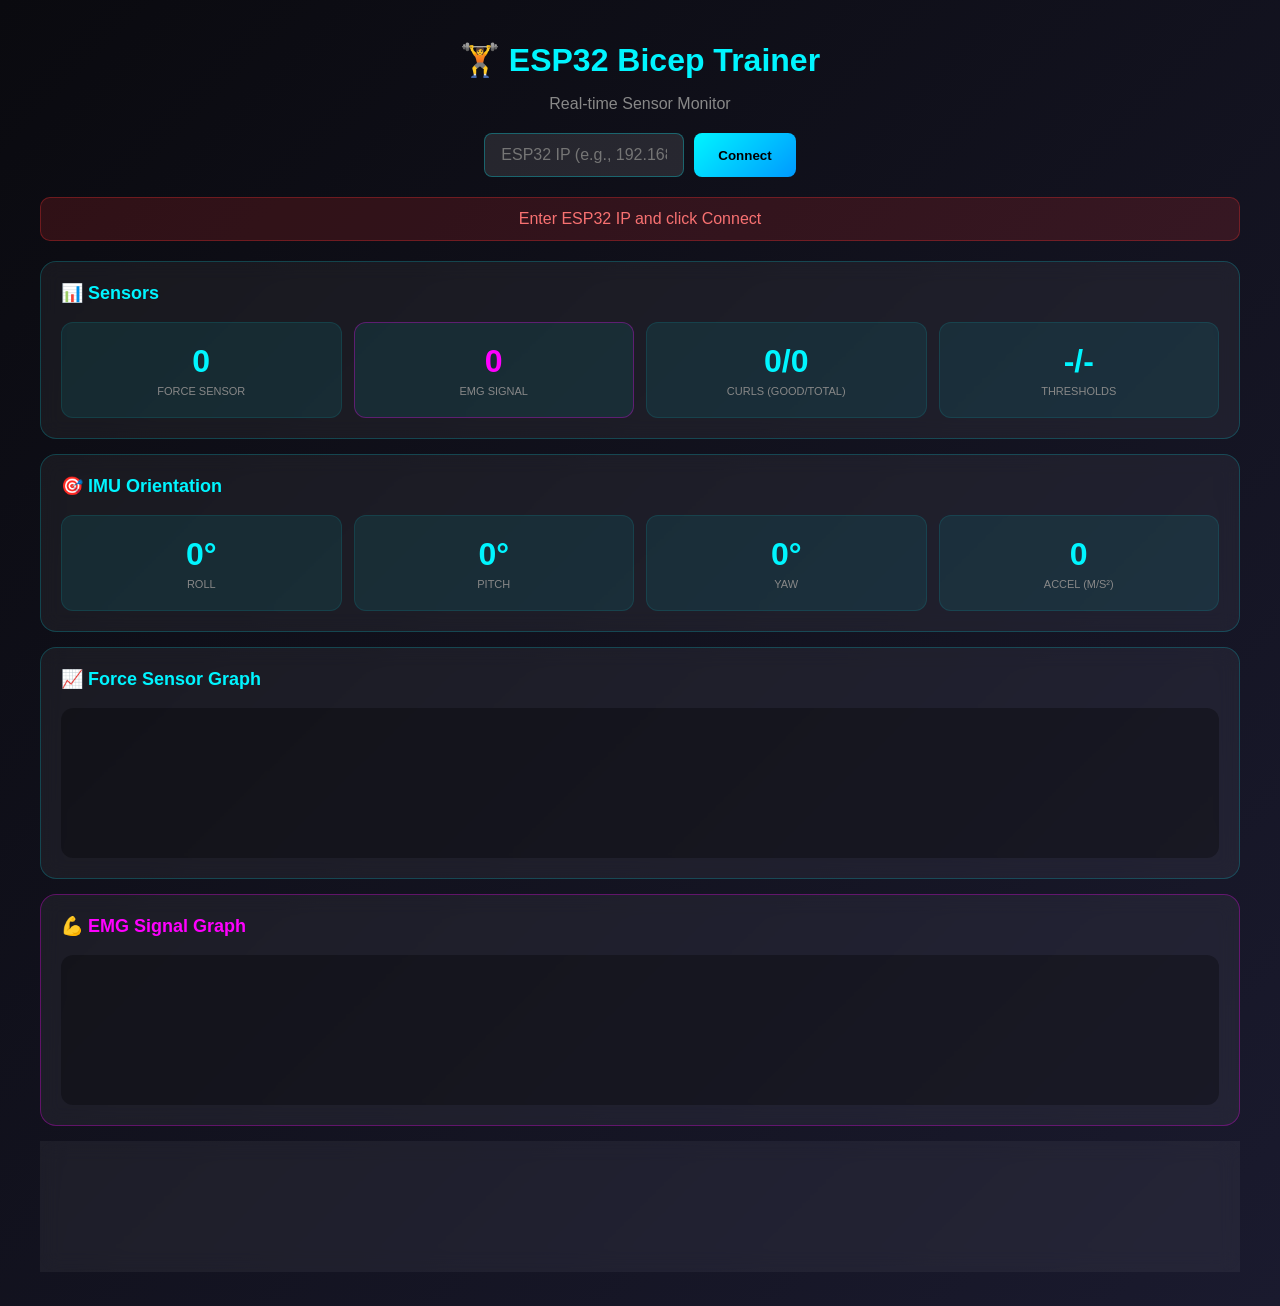
<file: esp32_firmware/bicep_curl_counter/monitor.html>
<!DOCTYPE HTML>
<html>

<head>
    <title>ESP32 Bicep Trainer Monitor</title>
    <meta name="viewport" content="width=device-width, initial-scale=1">
    <style>
        * {
            box-sizing: border-box;
        }

        body {
            font-family: 'Segoe UI', sans-serif;
            background: linear-gradient(135deg, #0a0a0f, #1a1a2e);
            color: #fff;
            padding: 20px;
            margin: 0;
            min-height: 100vh;
        }

        h1 {
            color: #00f5ff;
            text-align: center;
            margin-bottom: 10px;
        }

        .subtitle {
            text-align: center;
            color: #888;
            margin-bottom: 20px;
        }

        .container {
            max-width: 1200px;
            margin: 0 auto;
        }

        .card {
            background: rgba(255, 255, 255, 0.05);
            border: 1px solid rgba(0, 245, 255, 0.2);
            border-radius: 16px;
            padding: 20px;
            margin: 15px 0;
            backdrop-filter: blur(10px);
        }

        .card h3 {
            color: #00f5ff;
            margin-top: 0;
            font-size: 18px;
        }

        .grid {
            display: grid;
            grid-template-columns: repeat(auto-fit, minmax(140px, 1fr));
            gap: 12px;
        }

        .stat {
            background: rgba(0, 245, 255, 0.08);
            padding: 20px 15px;
            border-radius: 12px;
            text-align: center;
            border: 1px solid rgba(0, 245, 255, 0.1);
            transition: all 0.3s ease;
        }

        .stat:hover {
            background: rgba(0, 245, 255, 0.15);
            transform: translateY(-2px);
        }

        .stat-value {
            font-size: 32px;
            font-weight: bold;
            color: #00f5ff;
        }

        .stat-label {
            font-size: 11px;
            color: #888;
            text-transform: uppercase;
            margin-top: 5px;
        }

        canvas {
            width: 100%;
            height: 150px;
            background: rgba(0, 0, 0, 0.3);
            border-radius: 12px;
            display: block;
        }

        .warning {
            background: rgba(255, 100, 100, 0.15);
            border-color: rgba(255, 100, 100, 0.5);
        }

        .good {
            background: rgba(100, 255, 100, 0.15);
            border-color: rgba(100, 255, 100, 0.5);
        }

        #status {
            padding: 12px 20px;
            text-align: center;
            border-radius: 10px;
            margin-bottom: 20px;
            font-weight: 500;
        }

        .connected {
            background: rgba(0, 255, 100, 0.15);
            color: #4ade80;
            border: 1px solid rgba(0, 255, 100, 0.3);
        }

        .disconnected {
            background: rgba(255, 50, 50, 0.15);
            color: #f87171;
            border: 1px solid rgba(255, 50, 50, 0.3);
        }

        .ip-input {
            display: flex;
            gap: 10px;
            margin-bottom: 20px;
            flex-wrap: wrap;
            justify-content: center;
        }

        input[type="text"] {
            background: rgba(255, 255, 255, 0.1);
            border: 1px solid rgba(0, 245, 255, 0.3);
            border-radius: 8px;
            padding: 12px 16px;
            color: #fff;
            font-size: 16px;
            width: 200px;
        }

        button {
            background: linear-gradient(135deg, #00f5ff, #0099ff);
            border: none;
            border-radius: 8px;
            padding: 12px 24px;
            color: #000;
            font-weight: bold;
            cursor: pointer;
            transition: all 0.3s;
        }

        button:hover {
            transform: scale(1.05);
            box-shadow: 0 0 20px rgba(0, 245, 255, 0.5);
        }

        .emg {
            color: #ff00ff !important;
        }

        .emg-border {
            border-color: rgba(255, 0, 255, 0.3) !important;
        }
    </style>
</head>

<body>
    <div class="container">
        <h1>🏋️ ESP32 Bicep Trainer</h1>
        <p class="subtitle">Real-time Sensor Monitor</p>

        <div class="ip-input">
            <input type="text" id="espIP" placeholder="ESP32 IP (e.g., 192.168.1.100)" value="">
            <button onclick="connectToESP()">Connect</button>
        </div>

        <div id="status" class="disconnected">Enter ESP32 IP and click Connect</div>

        <div class="card">
            <h3>📊 Sensors</h3>
            <div class="grid">
                <div class="stat">
                    <div class="stat-value" id="force">0</div>
                    <div class="stat-label">Force Sensor</div>
                </div>
                <div class="stat emg-border">
                    <div class="stat-value emg" id="emg">0</div>
                    <div class="stat-label">EMG Signal</div>
                </div>
                <div class="stat">
                    <div class="stat-value" id="curls">0/0</div>
                    <div class="stat-label">Curls (Good/Total)</div>
                </div>
                <div class="stat">
                    <div class="stat-value" id="thresh">-/-</div>
                    <div class="stat-label">Thresholds</div>
                </div>
            </div>
        </div>

        <div class="card">
            <h3>🎯 IMU Orientation</h3>
            <div class="grid">
                <div class="stat">
                    <div class="stat-value" id="roll">0°</div>
                    <div class="stat-label">Roll</div>
                </div>
                <div class="stat">
                    <div class="stat-value" id="pitch">0°</div>
                    <div class="stat-label">Pitch</div>
                </div>
                <div class="stat">
                    <div class="stat-value" id="yaw">0°</div>
                    <div class="stat-label">Yaw</div>
                </div>
                <div class="stat">
                    <div class="stat-value" id="accel">0</div>
                    <div class="stat-label">Accel (m/s²)</div>
                </div>
            </div>
        </div>

        <div class="card">
            <h3>📈 Force Sensor Graph</h3>
            <canvas id="forceChart"></canvas>
        </div>

        <div class="card emg-border">
            <h3 class="emg">💪 EMG Signal Graph</h3>
            <canvas id="emgChart"></canvas>
        </div>

        <div class="card" id="warnCard">
            <h3>⚠️ Form Feedback</h3>
            <div id="warn" style="font-size: 24px; text-align: center; padding: 10px;">OK</div>
        </div>
    </div>

    <script>
        let forceData = new Array(300).fill(0);
        let emgData = new Array(300).fill(0);
        let ws = null;

        const forceCanvas = document.getElementById('forceChart');
        const emgCanvas = document.getElementById('emgChart');
        const forceCtx = forceCanvas.getContext('2d');
        const emgCtx = emgCanvas.getContext('2d');

        function resizeCanvases() {
            forceCanvas.width = forceCanvas.offsetWidth;
            forceCanvas.height = 150;
            emgCanvas.width = emgCanvas.offsetWidth;
            emgCanvas.height = 150;
        }
        resizeCanvases();
        window.addEventListener('resize', resizeCanvases);

        function drawGraph(ctx, data, color, maxVal = 4095) {
            ctx.clearRect(0, 0, ctx.canvas.width, ctx.canvas.height);

            // Draw grid
            ctx.strokeStyle = 'rgba(255,255,255,0.1)';
            ctx.lineWidth = 1;
            for (let i = 0; i < 5; i++) {
                const y = (ctx.canvas.height / 4) * i;
                ctx.beginPath();
                ctx.moveTo(0, y);
                ctx.lineTo(ctx.canvas.width, y);
                ctx.stroke();
            }

            // Draw line
            ctx.strokeStyle = color;
            ctx.lineWidth = 2;
            ctx.beginPath();

            const step = ctx.canvas.width / data.length;
            data.forEach((val, i) => {
                const x = i * step;
                const y = ctx.canvas.height - (val / maxVal * ctx.canvas.height * 0.9) - 5;
                if (i === 0) ctx.moveTo(x, y);
                else ctx.lineTo(x, y);
            });
            ctx.stroke();

            // Draw current value
            const lastVal = data[data.length - 1];
            ctx.fillStyle = color;
            ctx.font = 'bold 14px sans-serif';
            ctx.fillText(lastVal.toFixed(0), 10, 20);
        }

        function connectToESP() {
            const ip = document.getElementById('espIP').value.trim();
            if (!ip) {
                alert('Please enter ESP32 IP address');
                return;
            }

            if (ws) {
                ws.close();
            }

            document.getElementById('status').className = 'disconnected';
            document.getElementById('status').textContent = 'Connecting to ' + ip + '...';

            ws = new WebSocket('ws://' + ip + ':81');

            ws.onopen = () => {
                document.getElementById('status').className = 'connected';
                document.getElementById('status').textContent = '✅ Connected to ESP32 at ' + ip;
                localStorage.setItem('esp32_ip', ip);
            };

            ws.onclose = () => {
                document.getElementById('status').className = 'disconnected';
                document.getElementById('status').textContent = '❌ Disconnected - Click Connect to retry';
            };

            ws.onerror = (err) => {
                document.getElementById('status').className = 'disconnected';
                document.getElementById('status').textContent = '❌ Connection failed - Check IP address';
            };

            ws.onmessage = (event) => {
                try {
                    const d = JSON.parse(event.data);

                    // Update sensor values
                    document.getElementById('force').textContent = d.f || 0;
                    document.getElementById('emg').textContent = d.e || 0;
                    document.getElementById('curls').textContent = (d.gc || 0) + '/' + (d.tc || 0);
                    document.getElementById('thresh').textContent = (d.th || '-') + '/' + (d.tl || '-');

                    // Update IMU values
                    document.getElementById('roll').textContent = (d.r || 0).toFixed(1) + '°';
                    document.getElementById('pitch').textContent = (d.p || 0).toFixed(1) + '°';
                    document.getElementById('yaw').textContent = (d.y || 0).toFixed(1) + '°';
                    document.getElementById('accel').textContent = (d.a || 0).toFixed(1);

                    // Update warning
                    const warning = d.w || '';
                    document.getElementById('warn').textContent = warning || 'Good Form! ✓';
                    document.getElementById('warnCard').className =
                        warning && warning !== '' ? 'card warning' : 'card good';

                    // Update graphs
                    forceData.push(d.f || 0);
                    forceData.shift();
                    emgData.push(d.e || 0);
                    emgData.shift();

                    drawGraph(forceCtx, forceData, '#00f5ff');
                    drawGraph(emgCtx, emgData, '#ff00ff');

                } catch (e) {
                    console.log('Parse error:', e);
                }
            };
        }

        // Auto-load saved IP
        const savedIP = localStorage.getItem('esp32_ip');
        if (savedIP) {
            document.getElementById('espIP').value = savedIP;
        }
    </script>
</body>

</html>
</file>
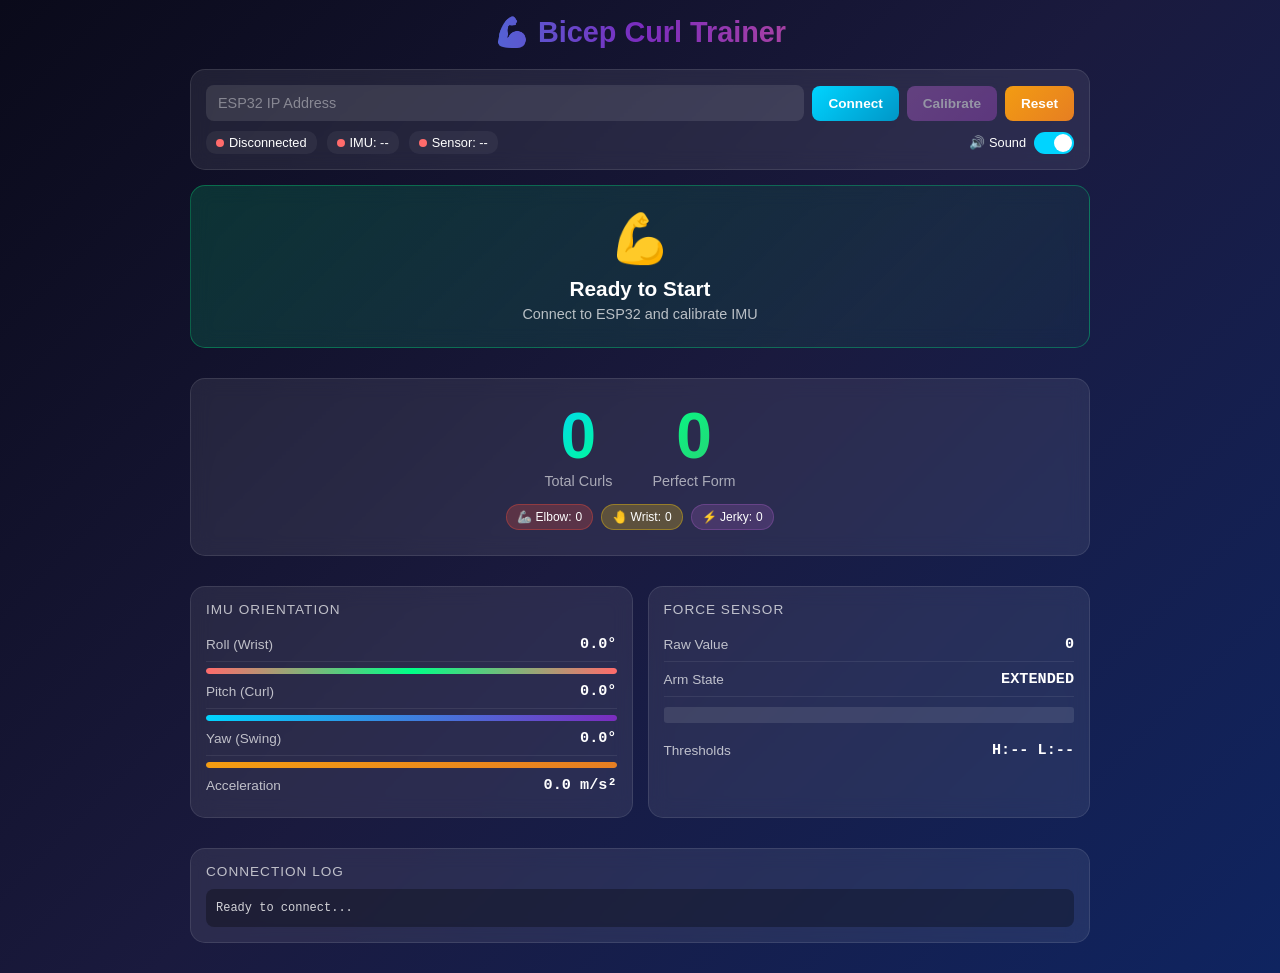
<file: esp32_firmware/test_client/websocket_test.html>
<!DOCTYPE html>
<html lang="en">

<head>
    <meta charset="UTF-8">
    <meta name="viewport" content="width=device-width, initial-scale=1.0">
    <title>ESP32 Bicep Curl Trainer - Form Detection</title>
    <style>
        * {
            margin: 0;
            padding: 0;
            box-sizing: border-box;
        }

        body {
            font-family: 'Segoe UI', Tahoma, Geneva, Verdana, sans-serif;
            background: linear-gradient(135deg, #0a0a1a 0%, #1a1a3e 50%, #0f2460 100%);
            min-height: 100vh;
            color: #fff;
            padding: 15px;
        }

        .container {
            max-width: 900px;
            margin: 0 auto;
        }

        h1 {
            text-align: center;
            margin-bottom: 20px;
            font-size: 1.8rem;
            background: linear-gradient(90deg, #00d4ff, #7b2cbf, #ff6b6b);
            -webkit-background-clip: text;
            -webkit-text-fill-color: transparent;
            background-clip: text;
            color: transparent;
        }

        .panel {
            background: rgba(255, 255, 255, 0.08);
            backdrop-filter: blur(10px);
            border-radius: 15px;
            padding: 15px;
            margin-bottom: 15px;
            border: 1px solid rgba(255, 255, 255, 0.1);
        }

        .panel-title {
            font-size: 0.85rem;
            opacity: 0.7;
            margin-bottom: 10px;
            text-transform: uppercase;
            letter-spacing: 1px;
        }

        .connection-row {
            display: flex;
            gap: 8px;
            align-items: center;
            flex-wrap: wrap;
        }

        input,
        select {
            padding: 10px 12px;
            border: none;
            border-radius: 8px;
            background: rgba(255, 255, 255, 0.1);
            color: #fff;
            font-size: 0.9rem;
        }

        input {
            flex: 1;
            min-width: 140px;
        }

        input::placeholder {
            color: rgba(255, 255, 255, 0.4);
        }

        .btn {
            padding: 10px 16px;
            border: none;
            border-radius: 8px;
            font-size: 0.85rem;
            cursor: pointer;
            transition: all 0.2s ease;
            font-weight: 600;
            white-space: nowrap;
        }

        .btn-connect {
            background: linear-gradient(135deg, #00d4ff, #0096c7);
            color: #fff;
        }

        .btn-disconnect {
            background: linear-gradient(135deg, #ff6b6b, #ee5253);
            color: #fff;
        }

        .btn-calibrate {
            background: linear-gradient(135deg, #9b59b6, #8e44ad);
            color: #fff;
        }

        .btn-reset {
            background: linear-gradient(135deg, #f39c12, #e67e22);
            color: #fff;
        }

        .btn:hover {
            transform: translateY(-2px);
            box-shadow: 0 5px 15px rgba(0, 0, 0, 0.3);
        }

        .btn:disabled {
            opacity: 0.5;
            cursor: not-allowed;
            transform: none;
        }

        .status-bar {
            display: flex;
            align-items: center;
            gap: 10px;
            margin-top: 10px;
            flex-wrap: wrap;
        }

        .status-item {
            display: flex;
            align-items: center;
            gap: 5px;
            font-size: 0.8rem;
            padding: 4px 10px;
            border-radius: 10px;
            background: rgba(255, 255, 255, 0.05);
        }

        .status-dot {
            width: 8px;
            height: 8px;
            border-radius: 50%;
            background: #ff6b6b;
        }

        .status-dot.ok {
            background: #00ff88;
        }

        /* Main Grid */
        .main-grid {
            display: grid;
            grid-template-columns: 1fr 1fr;
            gap: 15px;
        }

        .full-width {
            grid-column: span 2;
        }

        @media (max-width: 700px) {
            .main-grid {
                grid-template-columns: 1fr;
            }

            .full-width {
                grid-column: span 1;
            }
        }

        /* Form Feedback - Big Alert */
        .form-feedback {
            text-align: center;
            padding: 25px;
            transition: all 0.3s ease;
        }

        .form-feedback.good {
            background: linear-gradient(135deg, rgba(0, 255, 136, 0.15), rgba(46, 204, 113, 0.05));
            border-color: rgba(0, 255, 136, 0.3);
        }

        .form-feedback.bad {
            background: linear-gradient(135deg, rgba(255, 107, 107, 0.25), rgba(231, 76, 60, 0.15));
            border-color: rgba(255, 107, 107, 0.5);
            animation: shake 0.4s ease;
        }

        @keyframes shake {

            0%,
            100% {
                transform: translateX(0);
            }

            25% {
                transform: translateX(-5px);
            }

            75% {
                transform: translateX(5px);
            }
        }

        .form-icon {
            font-size: 3rem;
            margin-bottom: 10px;
        }

        .form-message {
            font-size: 1.3rem;
            font-weight: 600;
        }

        .form-detail {
            font-size: 0.9rem;
            opacity: 0.7;
            margin-top: 5px;
        }

        /* Curl Stats */
        .curl-display {
            text-align: center;
            padding: 25px;
        }

        .curl-stats {
            display: flex;
            justify-content: center;
            gap: 40px;
            flex-wrap: wrap;
        }

        .curl-stat {
            text-align: center;
        }

        .curl-count {
            font-size: 4rem;
            font-weight: 700;
            line-height: 1;
        }

        .curl-count.total {
            background: linear-gradient(135deg, #00d4ff, #00ff88);
            -webkit-background-clip: text;
            -webkit-text-fill-color: transparent;
            background-clip: text;
            color: transparent;
        }

        .curl-count.good {
            background: linear-gradient(135deg, #00ff88, #2ecc71);
            -webkit-background-clip: text;
            -webkit-text-fill-color: transparent;
            background-clip: text;
            color: transparent;
        }

        .curl-label {
            font-size: 0.9rem;
            opacity: 0.6;
            margin-top: 5px;
        }

        /* Error Badges */
        .error-counts {
            display: flex;
            justify-content: center;
            gap: 8px;
            flex-wrap: wrap;
            margin-top: 15px;
        }

        .error-badge {
            padding: 5px 10px;
            border-radius: 15px;
            font-size: 0.75rem;
            display: flex;
            align-items: center;
            gap: 4px;
        }

        .error-badge.elbow {
            background: rgba(231, 76, 60, 0.25);
            border: 1px solid rgba(231, 76, 60, 0.4);
        }

        .error-badge.wrist {
            background: rgba(241, 196, 15, 0.25);
            border: 1px solid rgba(241, 196, 15, 0.4);
        }

        .error-badge.jerky {
            background: rgba(155, 89, 182, 0.25);
            border: 1px solid rgba(155, 89, 182, 0.4);
        }

        /* Data Rows */
        .data-row {
            display: flex;
            justify-content: space-between;
            align-items: center;
            padding: 8px 0;
            border-bottom: 1px solid rgba(255, 255, 255, 0.08);
        }

        .data-row:last-child {
            border-bottom: none;
        }

        .data-label {
            opacity: 0.7;
            font-size: 0.85rem;
        }

        .data-value {
            font-weight: 600;
            font-family: 'Courier New', monospace;
            font-size: 0.95rem;
        }

        /* Bars */
        .bar-container {
            margin-top: 6px;
        }

        .bar {
            width: 100%;
            height: 6px;
            background: rgba(255, 255, 255, 0.1);
            border-radius: 3px;
            overflow: hidden;
        }

        .bar-fill {
            height: 100%;
            border-radius: 3px;
            transition: width 0.1s ease;
        }

        .bar-fill.roll {
            background: linear-gradient(90deg, #ff6b6b, #00ff88, #ff6b6b);
        }

        .bar-fill.pitch {
            background: linear-gradient(90deg, #00d4ff, #7b2cbf);
        }

        .bar-fill.yaw {
            background: linear-gradient(90deg, #f39c12, #e67e22);
        }

        .bar-fill.force {
            background: linear-gradient(90deg, #00d4ff, #00ff88);
            height: 12px;
        }

        /* Log Panel */
        .log-panel {
            background: rgba(0, 0, 0, 0.3);
            border-radius: 8px;
            padding: 10px;
            max-height: 120px;
            overflow-y: auto;
            font-family: 'Courier New', monospace;
            font-size: 0.75rem;
        }

        .log-entry {
            padding: 2px 0;
            opacity: 0.8;
        }

        .log-entry.error {
            color: #ff6b6b;
        }

        .log-entry.success {
            color: #00ff88;
        }

        .log-entry.warn {
            color: #f39c12;
        }

        /* Sound Toggle */
        .toggle-container {
            display: flex;
            align-items: center;
            gap: 8px;
            font-size: 0.8rem;
        }

        .toggle {
            width: 40px;
            height: 22px;
            background: rgba(255, 255, 255, 0.2);
            border-radius: 11px;
            position: relative;
            cursor: pointer;
            transition: background 0.2s;
        }

        .toggle.active {
            background: #00d4ff;
        }

        .toggle::after {
            content: '';
            position: absolute;
            width: 18px;
            height: 18px;
            background: #fff;
            border-radius: 50%;
            top: 2px;
            left: 2px;
            transition: left 0.2s;
        }

        .toggle.active::after {
            left: 20px;
        }
    </style>
</head>

<body>
    <div class="container">
        <h1>💪 Bicep Curl Trainer</h1>

        <!-- Connection Panel -->
        <div class="panel">
            <div class="connection-row">
                <input type="text" id="ipInput" placeholder="ESP32 IP Address">
                <button class="btn btn-connect" id="connectBtn" onclick="toggleConnection()">Connect</button>
                <button class="btn btn-calibrate" id="calibrateBtn" onclick="calibrate()" disabled>Calibrate</button>
                <button class="btn btn-reset" onclick="resetAll()">Reset</button>
            </div>
            <div class="status-bar">
                <div class="status-item">
                    <div class="status-dot" id="wsDot"></div>
                    <span id="wsStatus">Disconnected</span>
                </div>
                <div class="status-item">
                    <div class="status-dot" id="imuDot"></div>
                    <span id="imuStatus">IMU: --</span>
                </div>
                <div class="status-item">
                    <div class="status-dot" id="sensorDot"></div>
                    <span id="sensorStatus">Sensor: --</span>
                </div>
                <div class="toggle-container" style="margin-left: auto;">
                    <span>🔊 Sound</span>
                    <div class="toggle active" id="soundToggle" onclick="toggleSound()"></div>
                </div>
            </div>
        </div>

        <!-- Main Grid -->
        <div class="main-grid">

            <!-- Form Feedback -->
            <div class="panel form-feedback good full-width" id="formFeedback">
                <div class="form-icon" id="formIcon">💪</div>
                <div class="form-message" id="formMessage">Ready to Start</div>
                <div class="form-detail" id="formDetail">Connect to ESP32 and calibrate IMU</div>
            </div>

            <!-- Curl Counter -->
            <div class="panel curl-display full-width">
                <div class="curl-stats">
                    <div class="curl-stat">
                        <div class="curl-count total" id="totalCurls">0</div>
                        <div class="curl-label">Total Curls</div>
                    </div>
                    <div class="curl-stat">
                        <div class="curl-count good" id="goodCurls">0</div>
                        <div class="curl-label">Perfect Form</div>
                    </div>
                </div>
                <div class="error-counts">
                    <div class="error-badge elbow">🦾 Elbow: <span id="elbowCount">0</span></div>
                    <div class="error-badge wrist">🤚 Wrist: <span id="wristCount">0</span></div>
                    <div class="error-badge jerky">⚡ Jerky: <span id="jerkyCount">0</span></div>
                </div>
            </div>

            <!-- IMU Panel -->
            <div class="panel">
                <div class="panel-title">IMU Orientation</div>

                <div class="data-row">
                    <span class="data-label">Roll (Wrist)</span>
                    <span class="data-value" id="rollValue">0.0°</span>
                </div>
                <div class="bar-container">
                    <div class="bar">
                        <div class="bar-fill roll" id="rollBar"></div>
                    </div>
                </div>

                <div class="data-row">
                    <span class="data-label">Pitch (Curl)</span>
                    <span class="data-value" id="pitchValue">0.0°</span>
                </div>
                <div class="bar-container">
                    <div class="bar">
                        <div class="bar-fill pitch" id="pitchBar"></div>
                    </div>
                </div>

                <div class="data-row">
                    <span class="data-label">Yaw (Swing)</span>
                    <span class="data-value" id="yawValue">0.0°</span>
                </div>
                <div class="bar-container">
                    <div class="bar">
                        <div class="bar-fill yaw" id="yawBar"></div>
                    </div>
                </div>

                <div class="data-row">
                    <span class="data-label">Acceleration</span>
                    <span class="data-value" id="accelValue">0.0 m/s²</span>
                </div>
            </div>

            <!-- Force Sensor Panel -->
            <div class="panel">
                <div class="panel-title">Force Sensor</div>

                <div class="data-row">
                    <span class="data-label">Raw Value</span>
                    <span class="data-value" id="sensorValue">0</span>
                </div>

                <div class="data-row">
                    <span class="data-label">Arm State</span>
                    <span class="data-value" id="armState">EXTENDED</span>
                </div>

                <div class="bar-container" style="margin-top: 10px;">
                    <div class="bar" style="height: 16px;">
                        <div class="bar-fill force" id="sensorGauge" style="width: 0%"></div>
                    </div>
                </div>

                <div class="data-row" style="margin-top: 10px;">
                    <span class="data-label">Thresholds</span>
                    <span class="data-value" id="thresholds">H:-- L:--</span>
                </div>
            </div>

            <!-- Log Panel -->
            <div class="panel full-width">
                <div class="panel-title">Connection Log</div>
                <div class="log-panel" id="logPanel">
                    <div class="log-entry">Ready to connect...</div>
                </div>
            </div>
        </div>
    </div>

    <script>
        let ws = null;
        let isConnected = false;
        let soundEnabled = true;
        let lastFormWarning = '';

        // Audio for alerts
        const audioCtx = new (window.AudioContext || window.webkitAudioContext)();

        function playBeep(freq = 440, duration = 100, type = 'sine') {
            if (!soundEnabled) return;
            const osc = audioCtx.createOscillator();
            const gain = audioCtx.createGain();
            osc.type = type;
            osc.frequency.value = freq;
            gain.gain.value = 0.1;
            osc.connect(gain);
            gain.connect(audioCtx.destination);
            osc.start();
            osc.stop(audioCtx.currentTime + duration / 1000);
        }

        function playGoodCurl() { playBeep(880, 100); setTimeout(() => playBeep(1100, 100), 100); }
        function playBadForm() { playBeep(280, 200, 'square'); }

        function toggleSound() {
            soundEnabled = !soundEnabled;
            document.getElementById('soundToggle').classList.toggle('active', soundEnabled);
        }

        function log(msg, type = '') {
            const panel = document.getElementById('logPanel');
            const entry = document.createElement('div');
            entry.className = 'log-entry ' + type;
            const time = new Date().toLocaleTimeString();
            entry.textContent = `[${time}] ${msg}`;
            panel.appendChild(entry);
            panel.scrollTop = panel.scrollHeight;
            while (panel.children.length > 50) panel.removeChild(panel.firstChild);
        }

        // Save/load IP
        function saveIP(ip) { localStorage.setItem('esp32_ip', ip); }
        function loadIP() { return localStorage.getItem('esp32_ip') || ''; }

        window.onload = function () {
            document.getElementById('ipInput').value = loadIP();
        };

        function toggleConnection() {
            isConnected ? disconnect() : connect();
        }

        function connect() {
            const ip = document.getElementById('ipInput').value.trim();
            if (!ip) { alert('Enter ESP32 IP'); return; }

            saveIP(ip);
            log(`Connecting to ${ip}:81...`);

            try {
                ws = new WebSocket(`ws://${ip}:81`);

                ws.onopen = function () {
                    log('Connected!', 'success');
                    setConnectionStatus(true);
                };

                ws.onmessage = function (e) {
                    try {
                        const data = JSON.parse(e.data);
                        if (data.type === 'data') updateUI(data);
                    } catch (err) {
                        log('Invalid data received', 'error');
                    }
                };

                ws.onerror = function () { log('Connection error', 'error'); };
                ws.onclose = function () {
                    log('Disconnected');
                    setConnectionStatus(false);
                    ws = null;
                };

            } catch (e) {
                log('Connection failed: ' + e.message, 'error');
            }
        }

        function disconnect() {
            if (ws) { ws.close(); ws = null; }
            setConnectionStatus(false);
        }

        function setConnectionStatus(connected) {
            isConnected = connected;
            document.getElementById('wsDot').classList.toggle('ok', connected);
            document.getElementById('wsStatus').textContent = connected ? 'Connected' : 'Disconnected';
            document.getElementById('connectBtn').textContent = connected ? 'Disconnect' : 'Connect';
            document.getElementById('connectBtn').className = connected ? 'btn btn-disconnect' : 'btn btn-connect';
            document.getElementById('calibrateBtn').disabled = !connected;
        }

        function calibrate() {
            if (ws && isConnected) {
                ws.send('calibrate');
                log('Calibration request sent', 'warn');
            }
        }

        function resetAll() {
            if (ws && isConnected) {
                ws.send('reset');
                log('Reset request sent', 'warn');
            }
        }

        let lastCurlCount = 0;

        function updateUI(data) {
            // Curl counts
            const curls = data.curlCount || 0;
            const good = data.goodFormCurls || 0;

            document.getElementById('totalCurls').textContent = curls;
            document.getElementById('goodCurls').textContent = good;

            // Play sound on new curl
            if (curls > lastCurlCount) {
                if (data.formGood !== false) playGoodCurl();
                lastCurlCount = curls;
            }

            // Error counts
            document.getElementById('elbowCount').textContent = data.elbowFlareCount || 0;
            document.getElementById('wristCount').textContent = data.wristTwistCount || 0;
            document.getElementById('jerkyCount').textContent = data.jerkyMoveCount || 0;

            // IMU status
            const imuOk = data.imuConnected === true;
            document.getElementById('imuDot').classList.toggle('ok', imuOk);
            document.getElementById('imuStatus').textContent = imuOk
                ? (data.isCalibrated ? 'IMU: Ready' : 'IMU: Need Calibrate')
                : 'IMU: Not Found';

            // Sensor status
            const sensorOk = (data.rawValue || 0) > 0 || (data.sensorValue || 0) > 0;
            document.getElementById('sensorDot').classList.toggle('ok', sensorOk);
            document.getElementById('sensorStatus').textContent = sensorOk ? 'Sensor: OK' : 'Sensor: No Signal';

            // IMU values
            document.getElementById('rollValue').textContent = (data.roll || 0).toFixed(1) + '°';
            document.getElementById('pitchValue').textContent = (data.pitch || 0).toFixed(1) + '°';
            document.getElementById('yawValue').textContent = (data.yaw || 0).toFixed(1) + '°';
            document.getElementById('accelValue').textContent = (data.accel || 0).toFixed(2) + ' m/s²';

            // IMU bars
            document.getElementById('rollBar').style.width = (((data.roll || 0) + 180) / 360 * 100) + '%';
            document.getElementById('pitchBar').style.width = (((data.pitch || 0) + 90) / 180 * 100) + '%';
            document.getElementById('yawBar').style.width = (((data.yaw || 0) + 180) / 360 * 100) + '%';

            // Force sensor
            document.getElementById('sensorValue').textContent = data.rawValue || 0;
            document.getElementById('armState').textContent = data.state || 'EXTENDED';
            document.getElementById('sensorGauge').style.width = ((data.rawValue || 0) / 4095 * 100) + '%';
            document.getElementById('thresholds').textContent = `H:${data.thresholdHigh || '--'} L:${data.thresholdLow || '--'}`;

            // Form feedback
            const feedback = document.getElementById('formFeedback');
            const icon = document.getElementById('formIcon');
            const message = document.getElementById('formMessage');
            const detail = document.getElementById('formDetail');

            if (data.state === 'BENT') {
                if (data.formGood) {
                    feedback.className = 'panel form-feedback good full-width';
                    icon.textContent = '✓';
                    message.textContent = 'Good Form!';
                    detail.textContent = 'Keep it up!';
                } else {
                    feedback.className = 'panel form-feedback bad full-width';

                    // Play alert on new warning
                    if (data.formWarning && data.formWarning !== lastFormWarning) {
                        playBadForm();
                        lastFormWarning = data.formWarning;
                    }

                    switch (data.formWarning) {
                        case 'WRIST_TWIST':
                            icon.textContent = '🤚';
                            message.textContent = 'Keep Wrist Straight!';
                            detail.textContent = 'Avoid rotating your wrist';
                            break;
                        case 'ELBOW_FLARE':
                            icon.textContent = '🦾';
                            message.textContent = 'Elbow Flaring Out!';
                            detail.textContent = 'Keep elbow close to body';
                            break;
                        case 'JERKY_MOVE':
                            icon.textContent = '⚡';
                            message.textContent = 'Too Fast!';
                            detail.textContent = 'Control the movement';
                            break;
                        default:
                            icon.textContent = '⚠️';
                            message.textContent = 'Check Form';
                            detail.textContent = 'Something is off';
                    }
                }
            } else {
                lastFormWarning = '';
                feedback.className = 'panel form-feedback good full-width';
                icon.textContent = '💪';
                message.textContent = 'Ready';
                const score = curls > 0 ? Math.round((good / curls) * 100) : 100;
                detail.textContent = `Form Score: ${score}%`;
            }
        }
    </script>
</body>

</html>
</file>
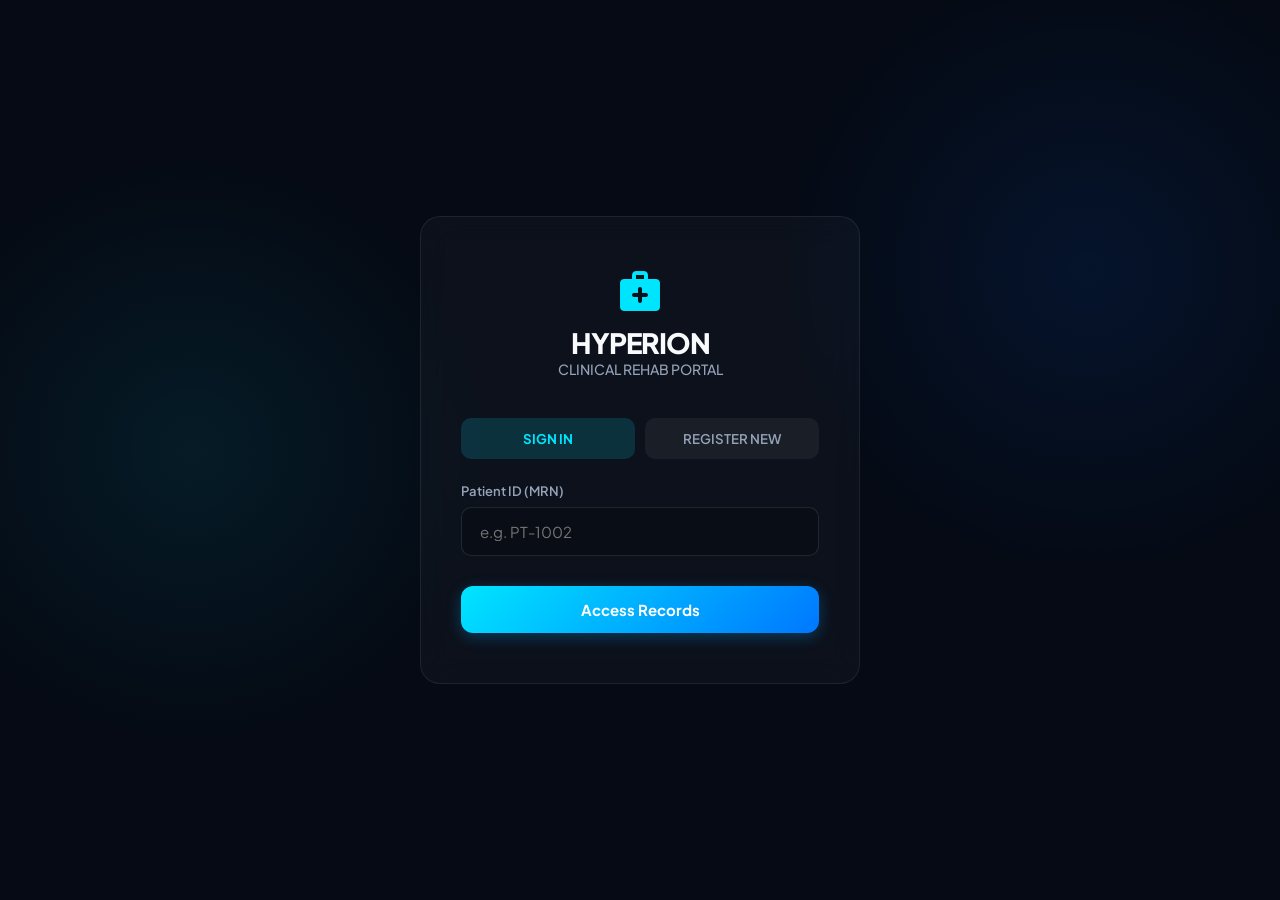
<file: rehab_system/games/web_game/portal.html>
<!DOCTYPE html>
<html lang="en">

<head>
    <meta charset="UTF-8">
    <title>HYPERION Clinical Portal</title>
    <link rel="preconnect" href="https://fonts.googleapis.com">
    <link href="https://fonts.googleapis.com/css2?family=Plus+Jakarta+Sans:wght@300;400;500;600;700;800&display=swap"
        rel="stylesheet">
    <link href="https://fonts.googleapis.com/icon?family=Material+Icons+Round" rel="stylesheet">
    <style>
        :root {
            --bg-dark: #050a14;
            --panel-bg: rgba(255, 255, 255, 0.03);
            --panel-border: rgba(255, 255, 255, 0.08);
            --accent: #00e5ff;
            --accent-hover: #00bdf2;
            --text-main: #f8fafc;
            --text-sub: #94a3b8;
        }

        * {
            box-sizing: border-box;
            margin: 0;
            padding: 0;
        }

        body {
            font-family: 'Plus Jakarta Sans', sans-serif;
            background: var(--bg-dark);
            color: var(--text-main);
            min-height: 100vh;
            background-image:
                radial-gradient(circle at 15% 50%, rgba(0, 229, 255, 0.08), transparent 25%),
                radial-gradient(circle at 85% 30%, rgba(0, 102, 255, 0.1), transparent 25%);
            background-attachment: fixed;
            overflow-x: hidden;
        }

        /* Utilities */
        .hidden {
            display: none !important;
        }

        .glass {
            background: var(--panel-bg);
            backdrop-filter: blur(16px);
            -webkit-backdrop-filter: blur(16px);
            border: 1px solid var(--panel-border);
            border-radius: 20px;
        }

        .btn-primary {
            background: linear-gradient(135deg, #00e5ff, #0077ff);
            border: none;
            color: #fff;
            font-family: inherit;
            font-weight: 700;
            font-size: 15px;
            padding: 14px 28px;
            border-radius: 12px;
            cursor: pointer;
            transition: all 0.3s cubic-bezier(0.4, 0, 0.2, 1);
            box-shadow: 0 4px 15px rgba(0, 160, 255, 0.3);
        }

        .btn-primary:hover {
            transform: translateY(-3px);
            box-shadow: 0 8px 25px rgba(0, 160, 255, 0.5);
        }

        input,
        select {
            width: 100%;
            background: rgba(0, 0, 0, 0.2);
            border: 1px solid rgba(255, 255, 255, 0.1);
            border-radius: 10px;
            color: #fff;
            padding: 14px 18px;
            font-family: inherit;
            font-size: 15px;
            outline: none;
            transition: border-color 0.2s;
            margin-bottom: 20px;
        }

        input:focus,
        select:focus {
            border-color: var(--accent);
        }

        /* Login View */
        #login-view {
            min-height: 100vh;
            display: flex;
            align-items: center;
            justify-content: center;
            padding: 20px;
            animation: fadeIn 0.8s ease-out;
        }

        .login-card {
            width: 100%;
            max-width: 440px;
            padding: 50px 40px;
        }

        .logo-area {
            text-align: center;
            margin-bottom: 40px;
        }

        .logo-icon {
            font-size: 48px;
            color: var(--accent);
            margin-bottom: 10px;
        }

        .logo-title {
            font-size: 28px;
            font-weight: 800;
            letter-spacing: -1px;
        }

        .logo-sub {
            color: var(--text-sub);
            font-size: 14px;
            font-weight: 500;
        }

        /* Dashboard View */
        #dashboard-view {
            max-width: 1200px;
            margin: 0 auto;
            padding: 40px 20px;
            animation: slideUp 0.6s cubic-bezier(0.16, 1, 0.3, 1);
        }

        header {
            display: flex;
            justify-content: space-between;
            align-items: flex-end;
            margin-bottom: 40px;
        }

        .greeting-title {
            font-size: 32px;
            font-weight: 800;
            margin-bottom: 4px;
        }

        .greeting-sub {
            color: var(--accent);
            font-weight: 600;
            font-size: 14px;
            letter-spacing: 1px;
            text-transform: uppercase;
        }

        /* Grid Layout */
        .dashboard-grid {
            display: grid;
            grid-template-columns: 1fr 340px;
            gap: 30px;
        }

        /* Quick Acton Panel (Start Therapist) */
        .action-panel {
            padding: 40px 30px;
            text-align: center;
            display: flex;
            flex-direction: column;
            align-items: center;
        }

        .action-icon {
            font-size: 56px;
            color: var(--accent);
            margin-bottom: 20px;
            text-shadow: 0 0 30px rgba(0, 229, 255, 0.4);
        }

        .action-title {
            font-size: 22px;
            font-weight: 700;
            margin-bottom: 10px;
        }

        .action-desc {
            color: var(--text-sub);
            font-size: 14px;
            line-height: 1.6;
            margin-bottom: 30px;
        }

        /* History Panel */
        .history-panel {
            padding: 30px;
        }

        .panel-header {
            display: flex;
            justify-content: space-between;
            align-items: center;
            margin-bottom: 25px;
        }

        .panel-title {
            font-size: 18px;
            font-weight: 700;
            display: flex;
            align-items: center;
            gap: 8px;
        }

        .table-container {
            overflow-x: auto;
        }

        table {
            width: 100%;
            border-collapse: collapse;
            font-size: 14px;
        }

        th {
            text-align: left;
            padding: 16px;
            color: var(--text-sub);
            font-weight: 600;
            font-size: 12px;
            text-transform: uppercase;
            letter-spacing: 1px;
            border-bottom: 1px solid rgba(255, 255, 255, 0.05);
        }

        td {
            padding: 18px 16px;
            border-bottom: 1px solid rgba(255, 255, 255, 0.03);
            font-weight: 500;
        }

        tr:last-child td {
            border-bottom: none;
        }

        tr:hover td {
            background: rgba(255, 255, 255, 0.02);
        }

        .score-badge {
            background: rgba(0, 229, 255, 0.1);
            color: var(--accent);
            font-weight: 700;
            padding: 6px 12px;
            border-radius: 8px;
            display: inline-block;
        }

        /* Animations */
        @keyframes fadeIn {
            from {
                opacity: 0;
            }

            to {
                opacity: 1;
            }
        }

        @keyframes slideUp {
            from {
                opacity: 0;
                transform: translateY(20px);
            }

            to {
                opacity: 1;
                transform: translateY(0);
            }
        }
    </style>
</head>

<body>

    <!-- LOGIN VIEW -->
    <div id="login-view">
        <div class="login-card glass">
            <div class="logo-area">
                <span class="material-icons-round logo-icon">medical_services</span>
                <div class="logo-title">HYPERION</div>
                <div class="logo-sub">CLINICAL REHAB PORTAL</div>
            </div>

            <div style="display:flex; margin-bottom:24px; gap:10px;">
                <button id="tab-login" onclick="switchTab('login')"
                    style="flex:1; padding:12px; border-radius:10px; border:none; background:rgba(0, 229, 255, 0.15); color:#00e5ff; font-weight:700; cursor:pointer; font-family:inherit;">SIGN
                    IN</button>
                <button id="tab-signup" onclick="switchTab('signup')"
                    style="flex:1; padding:12px; border-radius:10px; border:none; background:rgba(255, 255, 255, 0.05); color:var(--text-sub); font-weight:600; cursor:pointer; font-family:inherit;">REGISTER
                    NEW</button>
            </div>

            <form id="login-form">
                <label
                    style="display:block; font-size:13px; color:var(--text-sub); margin-bottom:8px; font-weight:600;">Patient
                    ID (MRN)</label>
                <input type="text" id="login-pid" placeholder="e.g. PT-1002" required>

                <button type="submit" class="btn-primary" style="width:100%; margin-top:10px;">Access Records</button>
            </form>

            <form id="signup-form" class="hidden">
                <label
                    style="display:block; font-size:13px; color:var(--text-sub); margin-bottom:8px; font-weight:600;">Assign
                    Patient ID</label>
                <input type="text" id="signup-pid" placeholder="e.g. PT-1002" required>

                <label
                    style="display:block; font-size:13px; color:var(--text-sub); margin-bottom:8px; font-weight:600;">Full
                    Name</label>
                <input type="text" id="signup-name" placeholder="First Last" required>

                <button type="submit" class="btn-primary"
                    style="background:linear-gradient(135deg, #00ff77, #00aa44); width:100%; margin-top:10px; box-shadow: 0 4px 15px rgba(0, 255, 119, 0.3);">Create
                    Profile</button>
            </form>
        </div>
    </div>

    <!-- DASHBOARD VIEW -->
    <div id="dashboard-view" class="hidden">
        <header>
            <div>
                <div class="greeting-sub">Patient Dashboard</div>
                <div class="greeting-title">Welcome, <span id="dash-name">Patient</span></div>
                <div style="color:var(--text-sub); font-size:14px;">MRN: <span id="dash-pid">---</span></div>
            </div>
            <button class="btn-primary"
                style="background:rgba(255,255,255,0.1); box-shadow:none; color:var(--text-main);"
                onclick="logout()">Exit Portal</button>
        </header>

        <div class="dashboard-grid">

            <!-- History Table -->
            <div class="history-panel glass">
                <div class="panel-header">
                    <div class="panel-title"><span class="material-icons-round">history</span> Session History</div>
                </div>
                <div class="table-container">
                    <table>
                        <thead>
                            <tr>
                                <th>Date & Time</th>
                                <th>Exercise Type</th>
                                <th>Duration</th>
                                <th>Success Rate</th>
                                <th>Mobility Score</th>
                            </tr>
                        </thead>
                        <tbody id="history-body">
                            <tr>
                                <td colspan="5" style="text-align:center; color:var(--text-sub); padding:40px;">Loading
                                    history...</td>
                            </tr>
                        </tbody>
                    </table>
                </div>
            </div>

            <!-- Quick Action: Launch 3D Therapy -->
            <div class="action-panel glass" style="grid-row: 1 / 3; align-self: start; position: sticky; top: 40px;">
                <span class="material-icons-round action-icon">360</span>
                <div class="action-title">Start Flight Therapy</div>
                <div class="action-desc" style="margin-bottom:15px;">Configure your session parameters below before
                    launching the immersive WebGL environment.</div>

                <div style="width:100%; text-align:left; margin-bottom:15px;">
                    <label
                        style="display:block; font-size:12px; font-weight:700; color:#00e5ff; letter-spacing:1px; text-transform:uppercase; margin-bottom:8px;">⏱️
                        Session Duration</label>
                    <select id="cfg-duration"
                        style="background:rgba(255,255,255,0.05); border:1px solid rgba(255,255,255,0.1); border-radius:10px; padding:12px; width:100%; color:#fff; font-family:inherit; margin-bottom:20px;">
                        <option value="120">2 minutes (Light Warm-Up)</option>
                        <option value="180">3 minutes (Short Session)</option>
                        <option value="300" selected>5 minutes (Standard Session)</option>
                        <option value="600">10 minutes (Full Session)</option>
                        <option value="900">15 minutes (Extended)</option>
                    </select>

                    <label
                        style="display:block; font-size:12px; font-weight:700; color:#00e5ff; letter-spacing:1px; text-transform:uppercase; margin-bottom:8px;">🎯
                        Difficulty</label>
                    <select id="cfg-diff"
                        style="background:rgba(255,255,255,0.05); border:1px solid rgba(255,255,255,0.1); border-radius:10px; padding:12px; width:100%; color:#fff; font-family:inherit; margin-bottom:20px;">
                        <option value="easy">Easy (Large Rings, Slow)</option>
                        <option value="medium" selected>Medium (Standard)</option>
                        <option value="hard">Hard (Small Rings, Fast)</option>
                    </select>

                    <label
                        style="display:block; font-size:12px; font-weight:700; color:#00e5ff; letter-spacing:1px; text-transform:uppercase; margin-bottom:8px;">💪
                        Exercise Type</label>
                    <select id="cfg-type"
                        style="background:rgba(255,255,255,0.05); border:1px solid rgba(255,255,255,0.1); border-radius:10px; padding:12px; width:100%; color:#fff; font-family:inherit; margin-bottom:25px;">
                        <option value="rom" selected>⭕ Full Range of Motion</option>
                        <option value="flexion">⬆️ Shoulder Flexion</option>
                        <option value="abduction">↔️ Shoulder Abduction</option>
                        <option value="wrist">🔄 Wrist & Elbow Rotation</option>
                    </select>
                </div>

                <button class="btn-primary" style="width:100%; padding:18px;" onclick="launchTherapy()">
                    <span style="display:flex; align-items:center; justify-content:center; gap:8px;">
                        <span class="material-icons-round">rocket_launch</span> Launch 3D Environment
                    </span>
                </button>
            </div>

        </div>
    </div>

    <script>
        const API_URL = "http://localhost:8081/api";
        let curPatient = null;

        function switchTab(tab) {
            if (tab === 'login') {
                document.getElementById('login-form').classList.remove('hidden');
                document.getElementById('signup-form').classList.add('hidden');
                document.getElementById('tab-login').style.background = 'rgba(0, 229, 255, 0.15)';
                document.getElementById('tab-login').style.color = '#00e5ff';
                document.getElementById('tab-signup').style.background = 'rgba(255, 255, 255, 0.05)';
                document.getElementById('tab-signup').style.color = 'var(--text-sub)';
            } else {
                document.getElementById('signup-form').classList.remove('hidden');
                document.getElementById('login-form').classList.add('hidden');
                document.getElementById('tab-signup').style.background = 'rgba(0, 255, 119, 0.15)';
                document.getElementById('tab-signup').style.color = '#00ff77';
                document.getElementById('tab-login').style.background = 'rgba(255, 255, 255, 0.05)';
                document.getElementById('tab-login').style.color = 'var(--text-sub)';
            }
        }

        document.getElementById('login-form').addEventListener('submit', async (e) => {
            e.preventDefault();
            const pid = document.getElementById('login-pid').value.trim();

            try {
                const res = await fetch(`${API_URL}/login`, {
                    method: 'POST',
                    headers: { 'Content-Type': 'application/json' },
                    body: JSON.stringify({ pid })
                });
                const data = await res.json();
                if (data.status === 'ok') {
                    curPatient = data.data;
                    localStorage.setItem('hyperion_patient', JSON.stringify(curPatient));
                    showDashboard();
                } else {
                    alert("Login failed: " + data.message);
                }
            } catch (err) {
                alert("Database offline. Ensure main_with_game.py is running to spin up SQLite API.");
                console.error(err);
            }
        });

        document.getElementById('signup-form').addEventListener('submit', async (e) => {
            e.preventDefault();
            const pid = document.getElementById('signup-pid').value.trim();
            const name = document.getElementById('signup-name').value.trim();

            try {
                const res = await fetch(`${API_URL}/signup`, {
                    method: 'POST',
                    headers: { 'Content-Type': 'application/json' },
                    body: JSON.stringify({ pid, name })
                });
                const data = await res.json();
                if (data.status === 'ok') {
                    curPatient = data.data;
                    localStorage.setItem('hyperion_patient', JSON.stringify(curPatient));
                    showDashboard();
                } else {
                    alert("Registration failed: " + data.message);
                }
            } catch (err) {
                alert("Database offline. Ensure main_with_game.py is running to spin up SQLite API.");
                console.error(err);
            }
        });

        async function showDashboard() {
            document.getElementById('login-view').classList.add('hidden');
            document.getElementById('dashboard-view').classList.remove('hidden');
            document.getElementById('dash-name').textContent = curPatient.name;
            document.getElementById('dash-pid').textContent = curPatient.pid;
            loadHistory();
        }

        async function loadHistory() {
            const tbody = document.getElementById('history-body');
            try {
                const res = await fetch(`${API_URL}/sessions?pid=${curPatient.pid}`);
                const data = await res.json();

                if (data.status === 'ok') {
                    const rows = data.data;
                    if (rows.length === 0) {
                        tbody.innerHTML = `<tr><td colspan="5" style="text-align:center; color:var(--text-sub); padding:40px;">No sessions found. Start reading to populate history.</td></tr>`;
                        return;
                    }

                    tbody.innerHTML = rows.map(r => `
          <tr>
            <td>${new Date(r.date.replace(' ', 'T') + 'Z').toLocaleString()}</td>
            <td><strong style="color:#fff">${r.exercise_type.toUpperCase()}</strong><br><span style="font-size:12px; color:var(--text-sub)">${r.difficulty}</span></td>
            <td>${Math.floor(r.duration / 60)}m ${r.duration % 60}s</td>
            <td>
              <div style="width:100px; height:6px; background:rgba(255,255,255,0.1); border-radius:3px; margin-bottom:4px; overflow:hidden;">
                <div style="height:100%; width:${r.success_rate}%; background:${r.success_rate > 80 ? '#00e5ff' : r.success_rate > 50 ? '#ffcc00' : '#ff5555'}"></div>
              </div>
              <span style="font-size:12px;">${r.success_rate}%</span>
            </td>
            <td><span class="score-badge">${r.score.toLocaleString()}</span></td>
          </tr>
        `).join('');
                }
            } catch (err) {
                tbody.innerHTML = `<tr><td colspan="5" style="text-align:center; color:#ff5555;">Error loading history. Database offline.</td></tr>`;
            }
        }

        function launchTherapy() {
            // Save configuration back to curPatient in localStorage for the game to read
            curPatient.sessionConfig = {
                duration: parseInt(document.getElementById('cfg-duration').value),
                difficulty: document.getElementById('cfg-diff').value,
                exerciseType: document.getElementById('cfg-type').value
            };
            localStorage.setItem('hyperion_patient', JSON.stringify(curPatient));

            // Navigate completely to the WebGL game route instead
            window.location.href = 'index.html';
        }

        function logout() {
            localStorage.removeItem('hyperion_patient');
            curPatient = null;
            document.getElementById('dashboard-view').classList.add('hidden');
            document.getElementById('login-view').classList.remove('hidden');
            document.getElementById('pid').value = "";
            document.getElementById('pname').value = "";
        }

        // Auto-login if returning from therapy game
        window.onload = () => {
            const saved = localStorage.getItem('hyperion_patient');
            if (saved) {
                curPatient = JSON.parse(saved);
                showDashboard();
            }
        };
    </script>
</body>

</html>
</file>
